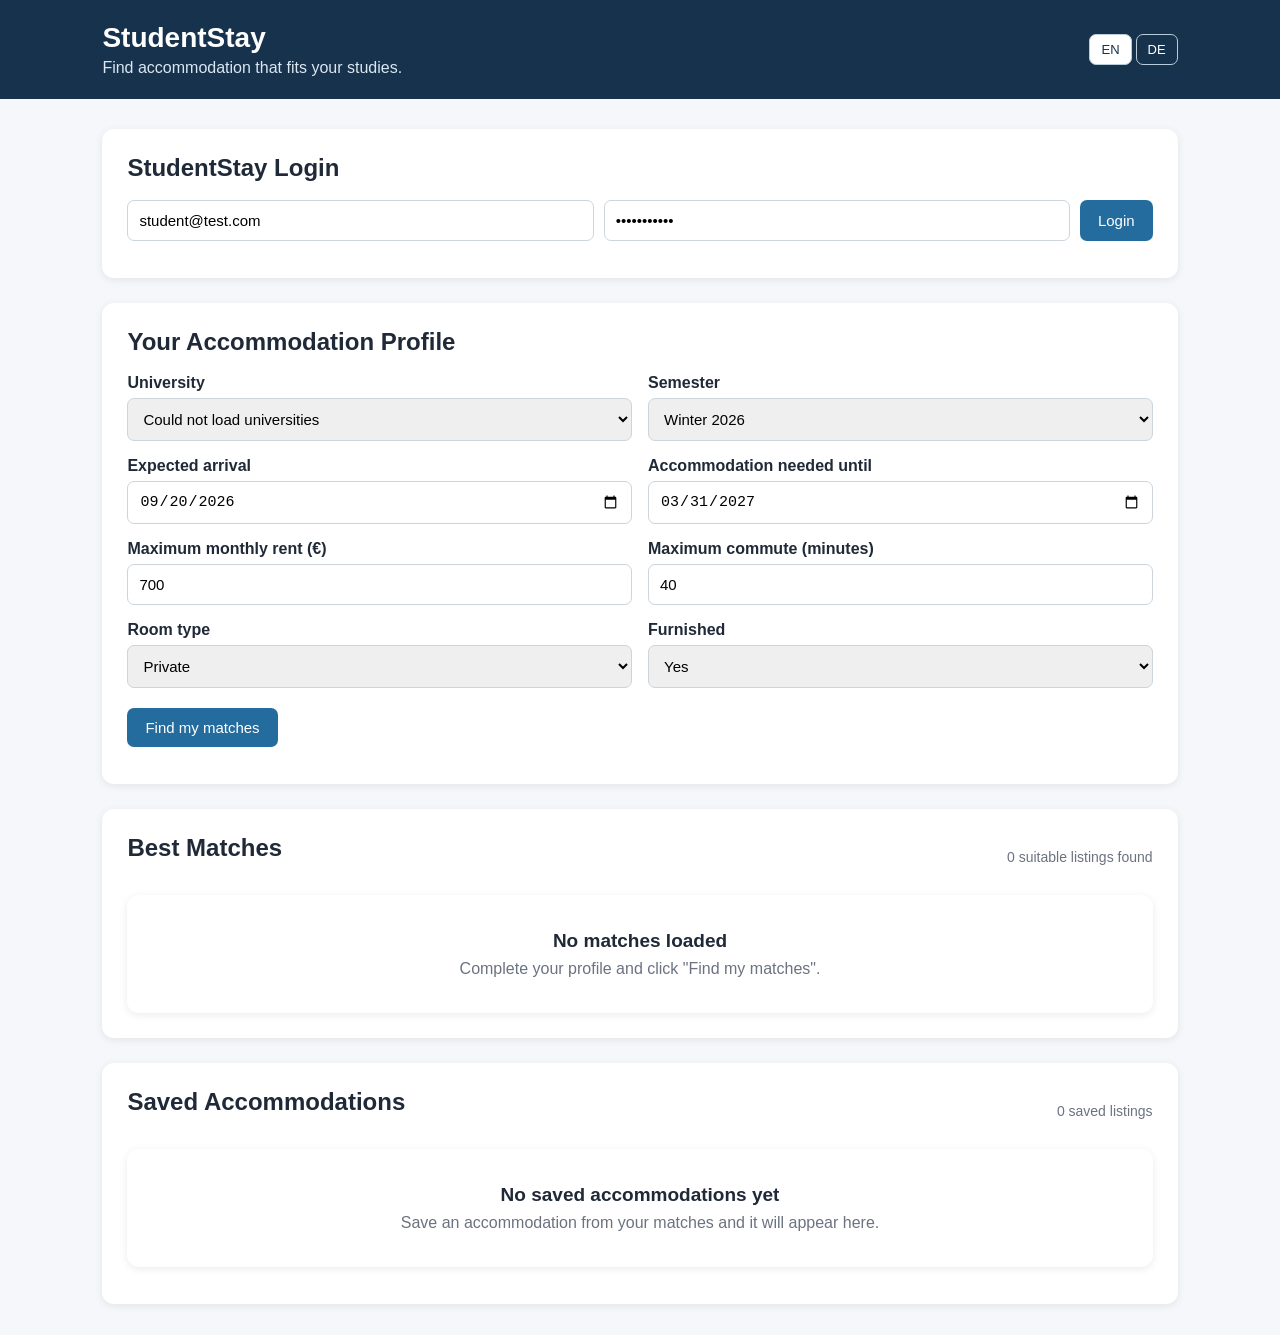
<file: index.html>
<!DOCTYPE html>
<html lang="en">
<head>
<meta charset="UTF-8">
<meta name="viewport" content="width=device-width, initial-scale=1.0">
<title>StudentStay</title>
<style>
*{box-sizing:border-box;margin:0;padding:0}
body{font-family:Arial,sans-serif;background:#f5f7fa;color:#1f2937}
header{background:#17324d;color:#fff;padding:22px 8%}
.header-row{display:flex;justify-content:space-between;align-items:center;gap:20px}
header h1{font-size:28px}
header p{margin-top:5px;color:#dbe7f1}
.language-switch{display:flex;gap:4px}
.language-button{margin:0;padding:7px 11px;background:transparent;border:1px solid #b9ccdc;color:#fff;font-size:13px}
.language-button:hover{background:#31516b}
.language-button.active{background:#fff;color:#17324d}
.container{width:84%;max-width:1200px;margin:30px auto}
.panel,.card{background:#fff;border-radius:12px;box-shadow:0 2px 8px rgba(0,0,0,.08)}
.panel{padding:25px;margin-bottom:25px}
h2{margin-bottom:18px}
.login-form{display:flex;gap:10px}
input,select{width:100%;padding:11px;border:1px solid #ccd4dc;border-radius:7px;font-size:15px}
button{border:0;border-radius:7px;padding:11px 18px;background:#246b9e;color:#fff;cursor:pointer;font-size:15px}
button:hover{background:#1c557d}
button:disabled{opacity:.7;cursor:default}
.form-grid{display:grid;grid-template-columns:repeat(2,1fr);gap:16px}
label{display:block;font-weight:bold;margin-bottom:6px}
.profile>button{margin-top:20px}
.section-header,.card-top{display:flex;justify-content:space-between;gap:12px;align-items:center}
.section-header{margin-bottom:15px}
.section-header span{color:#6b7280;font-size:14px}
.cards{display:grid;grid-template-columns:repeat(2,1fr);gap:20px}
#savedListings{display:grid;grid-template-columns:1fr;gap:10px}
.card{padding:20px}
.card h3{font-size:19px}
.match,.saved-badge{background:#e6f5ea;color:#23733b;padding:6px 10px;border-radius:20px;font-weight:bold;white-space:nowrap}
.price{font-size:21px;font-weight:bold;margin:15px 0 10px}
.details{line-height:1.8;color:#4b5563}
.status{display:inline-block;margin-top:10px;padding:5px 9px;border-radius:6px;font-size:13px;font-weight:bold}
.available{background:#e7f6ec;color:#26733b}
.reasons{margin-top:14px;padding:12px;background:#f7f9fb;border-radius:8px}
.reasons h4{margin-bottom:7px}
.reasons li{list-style:none;margin:5px 0;font-size:14px}
.actions{display:flex;gap:10px;margin-top:15px}
.actions button{flex:1}
.secondary{background:#e8edf2;color:#243447}
.secondary:hover{background:#dce3e9}
.danger{background:#b84040}
.danger:hover{background:#983434}
.saved-button{background:#3a8f55}.saved-card{background:#fff;border:1px solid #e1e6eb;border-radius:10px;padding:15px}.saved-top{display:flex;justify-content:space-between;gap:15px;align-items:flex-start}.saved-card h3{font-size:17px;margin-bottom:7px}.saved-details{margin:0;color:#4b5563;font-size:14px}.saved-city{margin-top:6px;color:#6b7280;font-size:14px}.saved-actions{display:flex;gap:10px;margin-top:12px}.saved-actions button{flex:1}.saved-badge{font-size:13px}
.message{margin-top:12px;font-weight:bold}
.success-message{color:#26733b}
.error-message{color:#a12f2f}
.empty{grid-column:1/-1;text-align:center;padding:35px}
.empty p{margin-top:8px;color:#6b7280}
@media(max-width:800px){
 .container{width:92%}
 .form-grid,.cards{grid-template-columns:1fr}
 .login-form{flex-direction:column}
 .card-top{flex-direction:column;align-items:flex-start}
}
</style>
</head>
<body>

<header>
<div class="header-row">
<div>
<h1>StudentStay</h1>
<p id="tagline">Find accommodation that fits your studies.</p>
</div>
<div class="language-switch">
<button id="enButton" class="language-button active" onclick="setLanguage('en')">EN</button>
<button id="deButton" class="language-button" onclick="setLanguage('de')">DE</button>
</div>
</div>
</header>

<main class="container">

<section class="panel">
<h2 id="loginTitle">StudentStay Login</h2>
<div class="login-form">
<input id="loginEmail" type="email" placeholder="Email" value="student@test.com">
<input id="loginPassword" type="password" placeholder="Password" value="password123">
<button id="loginButton" onclick="login()">Login</button>
</div>
<p id="loginMessage" class="message"></p>
</section>

<section class="panel profile">
<h2 id="profileTitle">Your Accommodation Profile</h2>
<div class="form-grid">
<div>
<label id="universityLabel" for="university">University</label>
<select id="university"><option value="">Loading universities...</option></select>
</div>
<div>
<label id="semesterLabel" for="semester">Semester</label>
<select id="semester">
<option value="Winter 2026">Winter 2026</option>
<option value="Summer 2027">Summer 2027</option>
</select>
</div>
<div>
<label id="arrivalLabel" for="arrival">Expected arrival</label>
<input id="arrival" type="date" value="2026-09-20">
</div>
<div>
<label id="endLabel" for="end">Accommodation needed until</label>
<input id="end" type="date" value="2027-03-31">
</div>
<div>
<label id="budgetLabel" for="budget">Maximum monthly rent (€)</label>
<input id="budget" type="number" value="700" min="1">
</div>
<div>
<label id="commuteLabel" for="commute">Maximum commute (minutes)</label>
<input id="commute" type="number" value="40" min="1">
</div>
<div>
<label id="roomLabel" for="room">Room type</label>
<select id="room">
<option value="private">Private</option>
<option value="shared">Shared</option>
</select>
</div>
<div>
<label id="furnishedLabel" for="furnished">Furnished</label>
<select id="furnished">
<option value="true">Yes</option>
<option value="false">No</option>
</select>
</div>
</div>
<button id="findButton" onclick="showMatches()">Find my matches</button>
<p id="profileMessage" class="message"></p>
</section>

<section class="panel">
<div class="section-header">
<h2 id="matchesTitle">Best Matches</h2>
<span id="matchCount">No matches loaded</span>
</div>
<div id="matches" class="cards">
<div class="card empty"><h3>No matches loaded</h3><p>Complete your profile and click "Find my matches".</p></div>
</div>
</section>

<section class="panel">
<div class="section-header">
<h2 id="savedTitle">Saved Accommodations</h2>
<span id="savedCount">No saved listings</span>
</div>
<div id="savedListings" class="cards">
<div class="card empty"><h3>No saved accommodations yet</h3><p>Save an accommodation from your matches and it will appear here.</p></div>
</div>
<p id="savedMessage" class="message"></p>
</section>

</main>

<script>
const API="http://127.0.0.1:5000/api";
const PROFILE_KEY="studentstay_profile";
let loggedInUser=null;
let savedListings=[];

const $=id=>document.getElementById(id);

function escapeHtml(value){
    return String(value??"")
        .replaceAll("&","&amp;")
        .replaceAll("<","&lt;")
        .replaceAll(">","&gt;")
        .replaceAll('"',"&quot;")
        .replaceAll("'","&#039;");
}

function message(id,text,type=""){
    $(id).textContent=text;
    $(id).className="message "+type;
    $(id).removeAttribute("data-translation-key");
}

function getStoredUser(){
    try{return JSON.parse(localStorage.getItem("studentstay_user"))}
    catch{return null}
}

function getProfile(){
    return {
        university:$("university").value,
        semester:$("semester").value,
        arrival:$("arrival").value,
        end:$("end").value,
        budget:$("budget").value,
        commute:$("commute").value,
        room:$("room").value,
        furnished:$("furnished").value
    };
}

function saveProfile(){
    localStorage.setItem(PROFILE_KEY,JSON.stringify(getProfile()));
}

function restoreProfile(){
    try{
        const p=JSON.parse(localStorage.getItem(PROFILE_KEY));
        if(!p)return;
        ["university","semester","arrival","end","budget","commute","room","furnished"]
            .forEach(id=>{if(p[id]!==undefined)$(id).value=p[id]});
    }catch(error){console.error("Could not restore profile:",error)}
}


const translations={
en:{
tagline:"Find accommodation that fits your studies.",
loginTitle:"StudentStay Login",loginButton:"Login",emailPlaceholder:"Email",passwordPlaceholder:"Password",
profileTitle:"Your Accommodation Profile",university:"University",semester:"Semester",
arrival:"Expected arrival",end:"Accommodation needed until",
budget:"Maximum monthly rent (€)",commute:"Maximum commute (minutes)",
room:"Room type",furnished:"Furnished",find:"Find my matches",
best:"Best Matches",saved:"Saved Accommodations",
noMatches:"No matches loaded",completeProfile:'Complete your profile and click "Find my matches".',
noSuitable:"No suitable matches found",tryLimits:"Try increasing your rent or commute limit.",
noSaved:"No saved accommodations yet",saveHint:"Save an accommodation from your matches and it will appear here.",
why:"Why it matches",available:"Available",savedBadge:"Saved ✓",save:"Save",apply:"Apply",remove:"Remove",
yes:"Yes",no:"No",private:"Private",shared:"Shared",furnishedWord:"Furnished",unfurnished:"Unfurnished",
commuteUnavailable:"Commute not available",savedOne:"saved listing",savedMany:"saved listings",
matchOne:"suitable listing found",matchMany:"suitable listings found",
updated:"Matches updated.",saving:"Saving accommodation...",savedMsg:"Accommodation saved.",
removing:"Removing accommodation...",removed:"Accommodation removed.",
application:"Application submitted.",loggingIn:"Logging in...",loginFailed:"Login failed.",
loginAs:"Logged in as",connect:"Could not connect to StudentStay backend.",
selectUniversity:"Select your university",chooseUniversity:"Please select your university.",loadingUniversities:"Loading universities...",
universitiesError:"Could not load universities",profileSaveFailed:"Could not save your profile.",matchesLoadFailed:"Could not load matches.",saveFailed:"Could not save this accommodation.",removeFailed:"Could not remove this accommodation.",applicationFailed:"Unable to submit application. The accommodation may not be available or you may have already applied."
},
de:{
tagline:"Finde eine Unterkunft, die zu deinem Studium passt.",
loginTitle:"StudentStay Anmeldung",loginButton:"Anmelden",emailPlaceholder:"E-Mail",passwordPlaceholder:"Passwort",
profileTitle:"Dein Unterkunftsprofil",university:"Universität / Hochschule",semester:"Semester",
arrival:"Voraussichtliche Ankunft",end:"Unterkunft benötigt bis",
budget:"Maximale Monatsmiete (€)",commute:"Maximale Pendelzeit (Minuten)",
room:"Zimmertyp",furnished:"Möbliert",find:"Passende Unterkünfte finden",
best:"Passende Unterkünfte",saved:"Gespeicherte Unterkünfte",
noMatches:"Noch keine Treffer geladen",completeProfile:"Fülle dein Profil aus und klicke auf „Passende Unterkünfte finden“.",
noSuitable:"Keine passenden Unterkünfte gefunden",tryLimits:"Versuche, dein Miet- oder Pendellimit zu erhöhen.",
noSaved:"Noch keine Unterkünfte gespeichert",saveHint:"Speichere eine Unterkunft aus deinen Treffern, damit sie hier erscheint.",
why:"Warum es passt",available:"Verfügbar",savedBadge:"Gespeichert ✓",save:"Speichern",apply:"Anfragen",remove:"Entfernen",
yes:"Ja",no:"Nein",private:"Privat",shared:"Geteilt",furnishedWord:"Möbliert",unfurnished:"Unmöbliert",
commuteUnavailable:"Keine Pendelzeit verfügbar",savedOne:"gespeicherte Unterkunft",savedMany:"gespeicherte Unterkünfte",
matchOne:"passende Unterkunft gefunden",matchMany:"passende Unterkünfte gefunden",
updated:"Treffer aktualisiert.",saving:"Unterkunft wird gespeichert...",savedMsg:"Unterkunft gespeichert.",
removing:"Unterkunft wird entfernt...",removed:"Unterkunft entfernt.",
application:"Anfrage wurde gesendet.",loggingIn:"Anmeldung läuft...",loginFailed:"Anmeldung fehlgeschlagen.",
loginAs:"Angemeldet als",connect:"Verbindung zum StudentStay-Backend nicht möglich.",
selectUniversity:"Universität / Hochschule auswählen",chooseUniversity:"Bitte wähle deine Universität / Hochschule.",loadingUniversities:"Universitäten werden geladen...",
universitiesError:"Universitäten konnten nicht geladen werden",profileSaveFailed:"Dein Profil konnte nicht gespeichert werden.",matchesLoadFailed:"Unterkünfte konnten nicht geladen werden.",saveFailed:"Diese Unterkunft konnte nicht gespeichert werden.",removeFailed:"Diese Unterkunft konnte nicht entfernt werden.",applicationFailed:"Anfrage konnte nicht gesendet werden. Die Unterkunft ist möglicherweise nicht mehr verfügbar oder du hast dich bereits beworben."
}
};

let currentLanguage=localStorage.getItem("studentstay_language")||"en";
function t(key){return translations[currentLanguage][key]||translations.en[key]||key;}

// User-facing API errors are translated in the frontend so backend English messages do not leak into German UI.

function translateReason(reason){
if(currentLanguage==="en")return reason;
let m=reason.match(/^(.+), furnished room as requested$/i);
if(m)return `${m[1]}, möbliertes Zimmer wie gewünscht`;
m=reason.match(/^Matches your (.+) room requirement$/i);
if(m)return `Entspricht deinem Wunsch nach einem ${m[1]}en Zimmer`;
if(reason==="Furnished accommodation")return "Möblierte Unterkunft";
m=reason.match(/^€(\d+) below your €(\d+) maximum rent$/);
if(m)return `€${m[1]} unter deiner maximalen Miete von €${m[2]}`;
m=reason.match(/^(\d+)-minute commute within your (\d+)-minute limit$/);
if(m)return `${m[1]} Minuten Pendelzeit innerhalb deines Limits von ${m[2]} Minuten`;
if(reason==="Available for your required dates")return "Für deinen gewünschten Zeitraum verfügbar";
if(reason==="Available by your arrival date")return "Bis zu deinem Ankunftsdatum verfügbar";
if(reason==="Available until your required date")return "Bis zu deinem gewünschten Enddatum verfügbar";
return reason;
}

function setLanguage(language){
currentLanguage=language;
localStorage.setItem("studentstay_language",language);
document.documentElement.lang=language;
$("tagline").textContent=t("tagline");
$("loginTitle").textContent=t("loginTitle");
$("loginButton").textContent=t("loginButton");
$("profileTitle").textContent=t("profileTitle");
$("universityLabel").textContent=t("university");
$("semesterLabel").textContent=t("semester");
$("arrivalLabel").textContent=t("arrival");
$("endLabel").textContent=t("end");
$("budgetLabel").textContent=t("budget");
$("commuteLabel").textContent=t("commute");
$("roomLabel").textContent=t("room");
$("furnishedLabel").textContent=t("furnished");
$("findButton").textContent=t("find");
$("matchesTitle").textContent=t("best");
$("savedTitle").textContent=t("saved");
$("enButton").classList.toggle("active",language==="en");
$("deButton").classList.toggle("active",language==="de");
$("loginEmail").placeholder=t("emailPlaceholder");
$("loginPassword").placeholder=t("passwordPlaceholder");
$("room").options[0].textContent=t("private");
$("room").options[1].textContent=t("shared");
$("furnished").options[0].textContent=t("yes");
$("furnished").options[1].textContent=t("no");
$("semester").options[0].textContent =
    language === "de" ? "Wintersemester 2026" : "Winter 2026";

$("semester").options[1].textContent =
    language === "de" ? "Sommersemester 2027" : "Summer 2027";
const universitySelect = $("university");

if (universitySelect.options.length > 0 && !universitySelect.options[0].value) {
    universitySelect.options[0].textContent = t("selectUniversity");
}
const profileMessage = $("profileMessage");
    const profileMessageKey = profileMessage.dataset.translationKey;
    if (profileMessageKey) {
        profileMessage.textContent = t(profileMessageKey);
    }
    displayMatches(lastMatches);
displaySaved();
if (loggedInUser) {
    message("loginMessage", `${t("loginAs")} ${loggedInUser.name}`, "success-message");
}
}
let lastMatches=[];

async function login(){
    const email=$("loginEmail").value.trim();
    const password=$("loginPassword").value;

    if(!email||!password){
        message("loginMessage",currentLanguage==="de"?"Bitte E-Mail und Passwort eingeben.":"Please enter your email and password.","error-message");
        return;
    }

    message("loginMessage",t("loggingIn"));

    try{
        const response=await fetch(`${API}/login`,{
            method:"POST",
            credentials:"include",
            headers:{"Content-Type":"application/json"},
            body:JSON.stringify({email,password})
        });
        const data=await response.json();

        if(!response.ok){
            loggedInUser=null;
            localStorage.removeItem("studentstay_user");
            message("loginMessage",t("loginFailed"),"error-message");
            return;
        }

        loggedInUser=data.user;
        localStorage.setItem("studentstay_user",JSON.stringify(data.user));
        message("loginMessage",`${t("loginAs")} ${data.user.name}`,"success-message");
        await loadSaved();
        await loadExistingMatches();
    }catch(error){
        console.error(error);
        message("loginMessage",t("connect"),"error-message");
    }
}

async function loadUniversities(){
    const select=$("university");

    try{
        const response=await fetch(`${API}/universities`);
        const data=await response.json();

        if(!response.ok)throw new Error(data.error||"Could not load universities.");

        select.innerHTML=`<option value="">${t("selectUniversity")}</option>`;

        data.universities.forEach(u=>{
            const option=document.createElement("option");
            option.value=u.name;
            option.textContent=`${u.name} — ${u.city}`;
            option.dataset.id=u.id;
            option.dataset.city=u.city;
            option.dataset.latitude=u.latitude;
            option.dataset.longitude=u.longitude;
            select.appendChild(option);
        });

        restoreProfile();
    }catch(error){
        console.error("University loading error:",error);
        select.innerHTML=`<option value="">${t("universitiesError")}</option>`;
    }
}

async function showMatches(){
    saveProfile();

    if(!$("university").value){
        message("profileMessage",t("chooseUniversity"),"error-message");
        $("profileMessage").dataset.translationKey = "chooseUniversity";
        return;
    }

    message("profileMessage",currentLanguage==="de"?"Profil wird gespeichert und Treffer werden gesucht...":"Saving profile and finding matches...");

    const profile={
        university:$("university").value,
        arrival_date:$("arrival").value,
        required_until:$("end").value,
        max_rent:Number($("budget").value),
        max_upfront_budget:2000,
        room_type:$("room").value,
        furnished:$("furnished").value==="true",
        max_commute_minutes:Number($("commute").value)
    };

    try{
        const profileResponse=await fetch(`${API}/student-profile`,{
            method:"POST",
            credentials:"include",
            headers:{"Content-Type":"application/json"},
            body:JSON.stringify(profile)
        });
        const profileData=await profileResponse.json();

        if(!profileResponse.ok){
            message("profileMessage",t("profileSaveFailed"),"error-message");
            return;
        }

        const response=await fetch(`${API}/matches`,{credentials:"include"});
        const data=await response.json();

        if(!response.ok){
            message("profileMessage",t("matchesLoadFailed"),"error-message");
            return;
        }

        displayMatches(data.matches||[]);
        message("profileMessage",t("updated"),"success-message");
        displayMatches(data.matches||[]);
        message("profileMessage",t("updated"),"success-message");
        await loadSaved();
        $("profileMessage").dataset.translationKey = "updated";
        await loadSaved();
    }catch(error){
        console.error(error);
        message("profileMessage",t("connect"),"error-message");
    }
}

function displayMatches(matches){
lastMatches=matches||[];
const container=$("matches");
$("matchCount").textContent=`${lastMatches.length} ${lastMatches.length===1?t("matchOne"):t("matchMany")}`;
container.innerHTML="";
if(!lastMatches.length){
container.innerHTML=`<div class="card empty"><h3>${t("noMatches")}</h3><p>${t("completeProfile")}</p></div>`;
return;
}
lastMatches.forEach(listing=>{
const score=Number.isFinite(Number(listing.match_score))?Number(listing.match_score):0;
const reasons=(listing.match_reasons||[]).map(r=>`<li>✓ ${escapeHtml(translateReason(r))}</li>`).join("");
const saved=isSaved(listing.id);
const furnished=listing.furnished?t("furnishedWord"):t("unfurnished");
const commute=listing.commute_minutes!=null?`${listing.commute_minutes} ${currentLanguage==="de"?"Minuten Pendelzeit":"minutes commute"}`:t("commuteUnavailable");
const card=document.createElement("article");
card.className="card";
card.innerHTML=`
<div class="card-top"><h3>${escapeHtml(listing.title)}</h3><span class="match">${score}% match</span></div>
<p class="price">€${Number(listing.monthly_rent).toFixed(0)} / ${currentLanguage==="de"?"Monat":"month"}</p>
<div class="details">
🛏 ${escapeHtml(currentLanguage==="de" ? (String(listing.room_type).toLowerCase()==="private" ? "Privat" : String(listing.room_type).toLowerCase()==="shared" ? "Geteilt" : listing.room_type) : listing.room_type)} ${currentLanguage==="de"?"Zimmer":"room"}<br>
🪑 ${furnished}<br>
🚆 ${escapeHtml(commute)}<br>
📅 ${currentLanguage==="de"?"Verfügbar ab":"Available from"} ${escapeHtml(listing.available_from)}<br>
📍 ${escapeHtml(listing.city||listing.address)}
</div>
<span class="status available">${t("available")}</span>
<div class="reasons"><h4>${t("why")}</h4><ul>${reasons}</ul></div>
<div class="actions">
${saved?`<button class="saved-button" disabled>${t("savedBadge")}</button>`:`<button onclick="saveAccommodation(${listing.id})">${t("save")}</button>`}
<button class="secondary" onclick="applyAccommodation(${listing.id})">${t("apply")}</button>
</div>`;
container.appendChild(card);
});
}

async function loadSaved(){
try{
const response=await fetch(`${API}/saved`,{credentials:"include"});
if(!response.ok)return;
const data=await response.json();
savedListings=data.accommodations||[];
displaySaved();
}catch(error){console.error("Could not load saved listings:",error)}
}

function displaySaved(){
const container=$("savedListings");
$("savedCount").textContent=`${savedListings.length} ${savedListings.length===1?t("savedOne"):t("savedMany")}`;
container.innerHTML="";
if(!savedListings.length){
container.innerHTML=`<div class="card empty"><h3>${t("noSaved")}</h3><p>${t("saveHint")}</p></div>`;
return;
}
savedListings.forEach(listing=>{
const card=document.createElement("article");
card.className="saved-card";
card.innerHTML=`
<div class="saved-top"><div>
<h3>${escapeHtml(listing.title)}</h3>
<p class="saved-details">€${Number(listing.monthly_rent).toFixed(0)} / ${currentLanguage==="de"?"Monat":"month"} • ${escapeHtml(listing.room_type.toLowerCase())} • ${listing.furnished?t("furnishedWord"):t("unfurnished")} • ${listing.commute_minutes!=null?listing.commute_minutes+(currentLanguage==="de"?" Min.":" min"):t("commuteUnavailable")}</p>
<p class="saved-city">📍 ${escapeHtml(listing.city||listing.address)}</p>
</div><span class="saved-badge">${t("savedBadge")}</span></div>
<div class="saved-actions"><button class="danger" onclick="removeSaved(${listing.id})">${t("remove")}</button><button class="secondary" onclick="applyAccommodation(${listing.id})">${t("apply")}</button></div>`;
container.appendChild(card);
});
}

function isSaved(id){
    return savedListings.some(listing=>Number(listing.id)===Number(id));
}

async function saveAccommodation(id){
    message("savedMessage",t("saving"));
    try{
        const response=await fetch(`${API}/saved/${id}`,{
            method:"POST",
            credentials:"include"
        });
        const data=await response.json();

        if(!response.ok){
            message("savedMessage",t("saveFailed"),"error-message");
            return;
        }

        message("savedMessage",t("savedMsg"),"success-message");
        await loadSaved();
    }catch(error){
        console.error(error);
        message("savedMessage",t("connect"),"error-message");
    }
}

async function removeSaved(id){
    message("savedMessage",t("removing"));
    try{
        const response=await fetch(`${API}/saved/${id}`,{
            method:"DELETE",
            credentials:"include"
        });
        const data=await response.json();

        if(!response.ok){
            message("savedMessage",t("removeFailed"),"error-message");
            return;
        }

        message("savedMessage",t("removed"),"success-message");
        await loadSaved();
        await loadExistingMatches();
    }catch(error){
        console.error(error);
        message("savedMessage",t("connect"),"error-message");
    }
}

async function applyAccommodation(id){
    try{
        const response=await fetch(`${API}/applications/${id}`,{
            method:"POST",
            credentials:"include"
        });
        const data=await response.json();

        if(!response.ok){
            alert(t("applicationFailed"));
            return;
        }

        alert(t("application"));
    }catch(error){
        console.error(error);
        alert(t("connect"));
    }
}

async function loadExistingMatches(){
    try{
        const response=await fetch(`${API}/matches`,{credentials:"include"});
        if(!response.ok)return;
        const data=await response.json();
        if(data.matches?.length)displayMatches(data.matches);
    }catch(error){
        console.log("No existing matches.");
    }
}

window.addEventListener("DOMContentLoaded",async()=>{
    loggedInUser=getStoredUser();
    setLanguage(currentLanguage);
    await loadUniversities();

    if(!localStorage.getItem(PROFILE_KEY))saveProfile();

    ["university","semester","arrival","end","budget","commute","room","furnished"]
        .forEach(id=>{
            $(id).addEventListener("change",saveProfile);
            $(id).addEventListener("input",saveProfile);
        });

    if(loggedInUser){
        await loadSaved();
        await loadExistingMatches();
    }
});
</script>
</body>
</html>
</file>
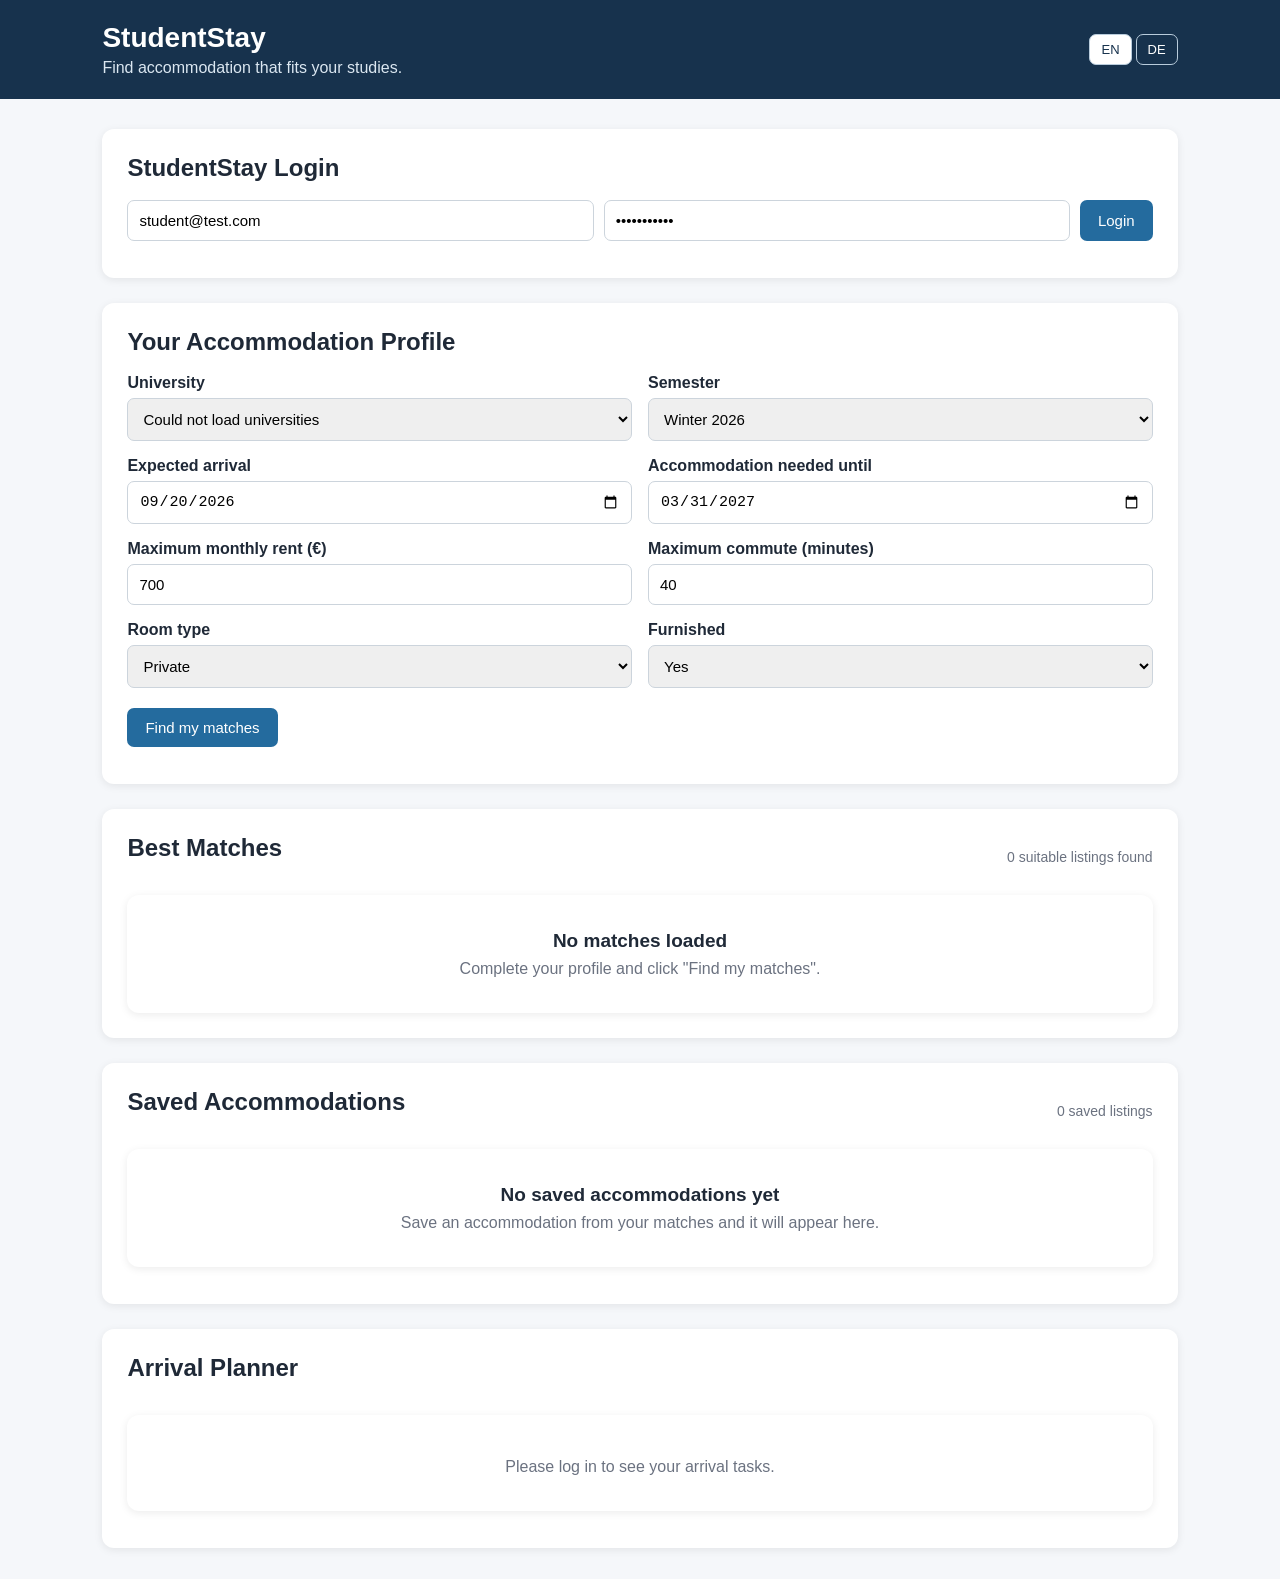
<file: index_arrival_planner.html>
<!DOCTYPE html>
<html lang="en">
<head>
<meta charset="UTF-8">
<meta name="viewport" content="width=device-width, initial-scale=1.0">
<title>StudentStay</title>
<style>
*{box-sizing:border-box;margin:0;padding:0}
body{font-family:Arial,sans-serif;background:#f5f7fa;color:#1f2937}
header{background:#17324d;color:#fff;padding:22px 8%}
.header-row{display:flex;justify-content:space-between;align-items:center;gap:20px}
header h1{font-size:28px}
header p{margin-top:5px;color:#dbe7f1}
.language-switch{display:flex;gap:4px}
.language-button{margin:0;padding:7px 11px;background:transparent;border:1px solid #b9ccdc;color:#fff;font-size:13px}
.language-button:hover{background:#31516b}
.language-button.active{background:#fff;color:#17324d}
.container{width:84%;max-width:1200px;margin:30px auto}
.panel,.card{background:#fff;border-radius:12px;box-shadow:0 2px 8px rgba(0,0,0,.08)}
.panel{padding:25px;margin-bottom:25px}
h2{margin-bottom:18px}
.login-form{display:flex;gap:10px}
input,select{width:100%;padding:11px;border:1px solid #ccd4dc;border-radius:7px;font-size:15px}
button{border:0;border-radius:7px;padding:11px 18px;background:#246b9e;color:#fff;cursor:pointer;font-size:15px}
button:hover{background:#1c557d}
button:disabled{opacity:.7;cursor:default}
.form-grid{display:grid;grid-template-columns:repeat(2,1fr);gap:16px}
label{display:block;font-weight:bold;margin-bottom:6px}
.profile>button{margin-top:20px}
.section-header,.card-top{display:flex;justify-content:space-between;gap:12px;align-items:center}
.section-header{margin-bottom:15px}
.section-header span{color:#6b7280;font-size:14px}
.cards{display:grid;grid-template-columns:repeat(2,1fr);gap:20px}
#savedListings{display:grid;grid-template-columns:1fr;gap:10px}
.card{padding:20px}
.card h3{font-size:19px}
.match,.saved-badge{background:#e6f5ea;color:#23733b;padding:6px 10px;border-radius:20px;font-weight:bold;white-space:nowrap}
.price{font-size:21px;font-weight:bold;margin:15px 0 10px}
.details{line-height:1.8;color:#4b5563}
.status{display:inline-block;margin-top:10px;padding:5px 9px;border-radius:6px;font-size:13px;font-weight:bold}
.available{background:#e7f6ec;color:#26733b}
.reasons{margin-top:14px;padding:12px;background:#f7f9fb;border-radius:8px}
.reasons h4{margin-bottom:7px}
.reasons li{list-style:none;margin:5px 0;font-size:14px}
.actions{display:flex;gap:10px;margin-top:15px}
.actions button{flex:1}
.secondary{background:#e8edf2;color:#243447}
.secondary:hover{background:#dce3e9}
.danger{background:#b84040}
.danger:hover{background:#983434}
.saved-button{background:#3a8f55}.saved-card{background:#fff;border:1px solid #e1e6eb;border-radius:10px;padding:15px}.saved-top{display:flex;justify-content:space-between;gap:15px;align-items:flex-start}.saved-card h3{font-size:17px;margin-bottom:7px}.saved-details{margin:0;color:#4b5563;font-size:14px}.saved-city{margin-top:6px;color:#6b7280;font-size:14px}.saved-actions{display:flex;gap:10px;margin-top:12px}.saved-actions button{flex:1}.saved-badge{font-size:13px}
.arrival-list{display:grid;gap:12px}.arrival-task{display:flex;gap:12px;align-items:flex-start;padding:14px;border:1px solid #e1e6eb;border-radius:9px}.arrival-task input{width:auto;margin-top:4px;transform:scale(1.15)}.arrival-task label{margin:0;flex:1;font-weight:normal}.arrival-task.completed label{text-decoration:line-through;color:#6b7280}.arrival-description{display:block;margin-top:5px;color:#6b7280;font-size:14px;line-height:1.5}.message{margin-top:12px;font-weight:bold}
.success-message{color:#26733b}
.error-message{color:#a12f2f}
.empty{grid-column:1/-1;text-align:center;padding:35px}
.empty p{margin-top:8px;color:#6b7280}
@media(max-width:800px){
 .container{width:92%}
 .form-grid,.cards{grid-template-columns:1fr}
 .login-form{flex-direction:column}
 .card-top{flex-direction:column;align-items:flex-start}
}
</style>
</head>
<body>

<header>
<div class="header-row">
<div>
<h1>StudentStay</h1>
<p id="tagline">Find accommodation that fits your studies.</p>
</div>
<div class="language-switch">
<button id="enButton" class="language-button active" onclick="setLanguage('en')">EN</button>
<button id="deButton" class="language-button" onclick="setLanguage('de')">DE</button>
</div>
</div>
</header>

<main class="container">

<section class="panel">
<h2 id="loginTitle">StudentStay Login</h2>
<div class="login-form">
<input id="loginEmail" type="email" placeholder="Email" value="student@test.com">
<input id="loginPassword" type="password" placeholder="Password" value="password123">
<button id="loginButton" onclick="login()">Login</button>
</div>
<p id="loginMessage" class="message"></p>
</section>

<section class="panel profile">
<h2 id="profileTitle">Your Accommodation Profile</h2>
<div class="form-grid">
<div>
<label id="universityLabel" for="university">University</label>
<select id="university"><option value="">Loading universities...</option></select>
</div>
<div>
<label id="semesterLabel" for="semester">Semester</label>
<select id="semester">
<option value="Winter 2026">Winter 2026</option>
<option value="Summer 2027">Summer 2027</option>
</select>
</div>
<div>
<label id="arrivalLabel" for="arrival">Expected arrival</label>
<input id="arrival" type="date" value="2026-09-20">
</div>
<div>
<label id="endLabel" for="end">Accommodation needed until</label>
<input id="end" type="date" value="2027-03-31">
</div>
<div>
<label id="budgetLabel" for="budget">Maximum monthly rent (€)</label>
<input id="budget" type="number" value="700" min="1">
</div>
<div>
<label id="commuteLabel" for="commute">Maximum commute (minutes)</label>
<input id="commute" type="number" value="40" min="1">
</div>
<div>
<label id="roomLabel" for="room">Room type</label>
<select id="room">
<option value="private">Private</option>
<option value="shared">Shared</option>
</select>
</div>
<div>
<label id="furnishedLabel" for="furnished">Furnished</label>
<select id="furnished">
<option value="true">Yes</option>
<option value="false">No</option>
</select>
</div>
</div>
<button id="findButton" onclick="showMatches()">Find my matches</button>
<p id="profileMessage" class="message"></p>
</section>

<section class="panel">
<div class="section-header">
<h2 id="matchesTitle">Best Matches</h2>
<span id="matchCount">No matches loaded</span>
</div>
<div id="matches" class="cards">
<div class="card empty"><h3>No matches loaded</h3><p>Complete your profile and click "Find my matches".</p></div>
</div>
</section>

<section class="panel">
<div class="section-header">
<h2 id="savedTitle">Saved Accommodations</h2>
<span id="savedCount">No saved listings</span>
</div>
<div id="savedListings" class="cards">
<div class="card empty"><h3>No saved accommodations yet</h3><p>Save an accommodation from your matches and it will appear here.</p></div>
</div>
<p id="savedMessage" class="message"></p>
</section>

<section class="panel">
    <div class="section-header">
        <h2 id="arrivalPlannerTitle">Arrival Planner</h2>
        <span id="arrivalProgress"></span>
    </div>
    <div id="arrivalTasks" class="arrival-list">
        <div class="card empty"><p id="arrivalLoading">Loading arrival tasks...</p></div>
    </div>
    <p id="arrivalMessage" class="message"></p>
</section>

</main>

<script>
const API="http://127.0.0.1:5000/api";
const PROFILE_KEY="studentstay_profile";
let loggedInUser=null;
let savedListings=[];
let arrivalTasks=[];

const $=id=>document.getElementById(id);

function escapeHtml(value){
    return String(value??"")
        .replaceAll("&","&amp;")
        .replaceAll("<","&lt;")
        .replaceAll(">","&gt;")
        .replaceAll('"',"&quot;")
        .replaceAll("'","&#039;");
}

function message(id,text,type=""){
    $(id).textContent=text;
    $(id).className="message "+type;
    $(id).removeAttribute("data-translation-key");
}

function getStoredUser(){
    try{return JSON.parse(localStorage.getItem("studentstay_user"))}
    catch{return null}
}

function getProfile(){
    return {
        university:$("university").value,
        semester:$("semester").value,
        arrival:$("arrival").value,
        end:$("end").value,
        budget:$("budget").value,
        commute:$("commute").value,
        room:$("room").value,
        furnished:$("furnished").value
    };
}

function saveProfile(){
    localStorage.setItem(PROFILE_KEY,JSON.stringify(getProfile()));
}

function restoreProfile(){
    try{
        const p=JSON.parse(localStorage.getItem(PROFILE_KEY));
        if(!p)return;
        ["university","semester","arrival","end","budget","commute","room","furnished"]
            .forEach(id=>{if(p[id]!==undefined)$(id).value=p[id]});
    }catch(error){console.error("Could not restore profile:",error)}
}


const translations={
en:{
tagline:"Find accommodation that fits your studies.",
loginTitle:"StudentStay Login",loginButton:"Login",emailPlaceholder:"Email",passwordPlaceholder:"Password",
profileTitle:"Your Accommodation Profile",university:"University",semester:"Semester",
arrival:"Expected arrival",end:"Accommodation needed until",
budget:"Maximum monthly rent (€)",commute:"Maximum commute (minutes)",
room:"Room type",furnished:"Furnished",find:"Find my matches",
best:"Best Matches",saved:"Saved Accommodations",
noMatches:"No matches loaded",completeProfile:'Complete your profile and click "Find my matches".',
noSuitable:"No suitable matches found",tryLimits:"Try increasing your rent or commute limit.",
noSaved:"No saved accommodations yet",saveHint:"Save an accommodation from your matches and it will appear here.",
why:"Why it matches",available:"Available",savedBadge:"Saved ✓",save:"Save",apply:"Apply",remove:"Remove",
yes:"Yes",no:"No",private:"Private",shared:"Shared",furnishedWord:"Furnished",unfurnished:"Unfurnished",
commuteUnavailable:"Commute not available",savedOne:"saved listing",savedMany:"saved listings",
matchOne:"suitable listing found",matchMany:"suitable listings found",
updated:"Matches updated.",saving:"Saving accommodation...",savedMsg:"Accommodation saved.",
removing:"Removing accommodation...",removed:"Accommodation removed.",
application:"Application submitted.",loggingIn:"Logging in...",loginFailed:"Login failed.",
loginAs:"Logged in as",connect:"Could not connect to StudentStay backend.",
selectUniversity:"Select your university",chooseUniversity:"Please select your university.",loadingUniversities:"Loading universities...",
universitiesError:"Could not load universities",profileSaveFailed:"Could not save your profile.",matchesLoadFailed:"Could not load matches.",saveFailed:"Could not save this accommodation.",removeFailed:"Could not remove this accommodation.",applicationFailed:"Unable to submit application. The accommodation may not be available or you may have already applied.",arrivalPlanner:"Arrival Planner",arrivalLoading:"Loading arrival tasks...",arrivalLoadFailed:"Could not load arrival tasks.",arrivalUpdateFailed:"Could not update this task.",arrivalProgress:"completed"
},
de:{
tagline:"Finde eine Unterkunft, die zu deinem Studium passt.",
loginTitle:"StudentStay Anmeldung",loginButton:"Anmelden",emailPlaceholder:"E-Mail",passwordPlaceholder:"Passwort",
profileTitle:"Dein Unterkunftsprofil",university:"Universität / Hochschule",semester:"Semester",
arrival:"Voraussichtliche Ankunft",end:"Unterkunft benötigt bis",
budget:"Maximale Monatsmiete (€)",commute:"Maximale Pendelzeit (Minuten)",
room:"Zimmertyp",furnished:"Möbliert",find:"Passende Unterkünfte finden",
best:"Passende Unterkünfte",saved:"Gespeicherte Unterkünfte",
noMatches:"Noch keine Treffer geladen",completeProfile:"Fülle dein Profil aus und klicke auf „Passende Unterkünfte finden“.",
noSuitable:"Keine passenden Unterkünfte gefunden",tryLimits:"Versuche, dein Miet- oder Pendellimit zu erhöhen.",
noSaved:"Noch keine Unterkünfte gespeichert",saveHint:"Speichere eine Unterkunft aus deinen Treffern, damit sie hier erscheint.",
why:"Warum es passt",available:"Verfügbar",savedBadge:"Gespeichert ✓",save:"Speichern",apply:"Anfragen",remove:"Entfernen",
yes:"Ja",no:"Nein",private:"Privat",shared:"Geteilt",furnishedWord:"Möbliert",unfurnished:"Unmöbliert",
commuteUnavailable:"Keine Pendelzeit verfügbar",savedOne:"gespeicherte Unterkunft",savedMany:"gespeicherte Unterkünfte",
matchOne:"passende Unterkunft gefunden",matchMany:"passende Unterkünfte gefunden",
updated:"Treffer aktualisiert.",saving:"Unterkunft wird gespeichert...",savedMsg:"Unterkunft gespeichert.",
removing:"Unterkunft wird entfernt...",removed:"Unterkunft entfernt.",
application:"Anfrage wurde gesendet.",loggingIn:"Anmeldung läuft...",loginFailed:"Anmeldung fehlgeschlagen.",
loginAs:"Angemeldet als",connect:"Verbindung zum StudentStay-Backend nicht möglich.",
selectUniversity:"Universität / Hochschule auswählen",chooseUniversity:"Bitte wähle deine Universität / Hochschule.",loadingUniversities:"Universitäten werden geladen...",
universitiesError:"Universitäten konnten nicht geladen werden",profileSaveFailed:"Dein Profil konnte nicht gespeichert werden.",matchesLoadFailed:"Unterkünfte konnten nicht geladen werden.",saveFailed:"Diese Unterkunft konnte nicht gespeichert werden.",removeFailed:"Diese Unterkunft konnte nicht entfernt werden.",applicationFailed:"Anfrage konnte nicht gesendet werden. Die Unterkunft ist möglicherweise nicht mehr verfügbar oder du hast dich bereits beworben.",arrivalPlanner:"Ankunftsplaner",arrivalLoading:"Ankunftsaufgaben werden geladen...",arrivalLoadFailed:"Ankunftsaufgaben konnten nicht geladen werden.",arrivalUpdateFailed:"Diese Aufgabe konnte nicht aktualisiert werden.",arrivalProgress:"erledigt"
}
};

let currentLanguage=localStorage.getItem("studentstay_language")||"en";
function t(key){return translations[currentLanguage][key]||translations.en[key]||key;}

// User-facing API errors are translated in the frontend so backend English messages do not leak into German UI.

function translateReason(reason){
if(currentLanguage==="en")return reason;
let m=reason.match(/^(.+), furnished room as requested$/i);
if(m)return `${m[1]}, möbliertes Zimmer wie gewünscht`;
m=reason.match(/^Matches your (.+) room requirement$/i);
if(m)return `Entspricht deinem Wunsch nach einem ${m[1]}en Zimmer`;
if(reason==="Furnished accommodation")return "Möblierte Unterkunft";
m=reason.match(/^€(\d+) below your €(\d+) maximum rent$/);
if(m)return `€${m[1]} unter deiner maximalen Miete von €${m[2]}`;
m=reason.match(/^(\d+)-minute commute within your (\d+)-minute limit$/);
if(m)return `${m[1]} Minuten Pendelzeit innerhalb deines Limits von ${m[2]} Minuten`;
if(reason==="Available for your required dates")return "Für deinen gewünschten Zeitraum verfügbar";
if(reason==="Available by your arrival date")return "Bis zu deinem Ankunftsdatum verfügbar";
if(reason==="Available until your required date")return "Bis zu deinem gewünschten Enddatum verfügbar";
return reason;
}

function setLanguage(language){
currentLanguage=language;
localStorage.setItem("studentstay_language",language);
document.documentElement.lang=language;
$("tagline").textContent=t("tagline");
$("loginTitle").textContent=t("loginTitle");
$("loginButton").textContent=t("loginButton");
$("profileTitle").textContent=t("profileTitle");
$("universityLabel").textContent=t("university");
$("semesterLabel").textContent=t("semester");
$("arrivalLabel").textContent=t("arrival");
$("endLabel").textContent=t("end");
$("budgetLabel").textContent=t("budget");
$("commuteLabel").textContent=t("commute");
$("roomLabel").textContent=t("room");
$("furnishedLabel").textContent=t("furnished");
$("findButton").textContent=t("find");
$("matchesTitle").textContent=t("best");
$("savedTitle").textContent=t("saved");
$("arrivalPlannerTitle").textContent=t("arrivalPlanner");
if($("arrivalLoading"))$("arrivalLoading").textContent=t("arrivalLoading");
displayArrivalTasks();
$("enButton").classList.toggle("active",language==="en");
$("deButton").classList.toggle("active",language==="de");
$("loginEmail").placeholder=t("emailPlaceholder");
$("loginPassword").placeholder=t("passwordPlaceholder");
$("room").options[0].textContent=t("private");
$("room").options[1].textContent=t("shared");
$("furnished").options[0].textContent=t("yes");
$("furnished").options[1].textContent=t("no");
$("semester").options[0].textContent =
    language === "de" ? "Wintersemester 2026" : "Winter 2026";

$("semester").options[1].textContent =
    language === "de" ? "Sommersemester 2027" : "Summer 2027";
const universitySelect = $("university");

if (universitySelect.options.length > 0 && !universitySelect.options[0].value) {
    universitySelect.options[0].textContent = t("selectUniversity");
}
const profileMessage = $("profileMessage");
    const profileMessageKey = profileMessage.dataset.translationKey;
    if (profileMessageKey) {
        profileMessage.textContent = t(profileMessageKey);
    }
    displayMatches(lastMatches);
displaySaved();
if (loggedInUser) {
    message("loginMessage", `${t("loginAs")} ${loggedInUser.name}`, "success-message");
}
}
let lastMatches=[];

async function login(){
    const email=$("loginEmail").value.trim();
    const password=$("loginPassword").value;

    if(!email||!password){
        message("loginMessage",currentLanguage==="de"?"Bitte E-Mail und Passwort eingeben.":"Please enter your email and password.","error-message");
        return;
    }

    message("loginMessage",t("loggingIn"));

    try{
        const response=await fetch(`${API}/login`,{
            method:"POST",
            credentials:"include",
            headers:{"Content-Type":"application/json"},
            body:JSON.stringify({email,password})
        });
        const data=await response.json();

        if(!response.ok){
            loggedInUser=null;
            localStorage.removeItem("studentstay_user");
            message("loginMessage",t("loginFailed"),"error-message");
            return;
        }

        loggedInUser=data.user;
        localStorage.setItem("studentstay_user",JSON.stringify(data.user));
        message("loginMessage",`${t("loginAs")} ${data.user.name}`,"success-message");
        await loadSaved();
        await loadExistingMatches();
        await loadArrivalTasks();
    }catch(error){
        console.error(error);
        message("loginMessage",t("connect"),"error-message");
    }
}

async function loadUniversities(){
    const select=$("university");

    try{
        const response=await fetch(`${API}/universities`);
        const data=await response.json();

        if(!response.ok)throw new Error(data.error||"Could not load universities.");

        select.innerHTML=`<option value="">${t("selectUniversity")}</option>`;

        data.universities.forEach(u=>{
            const option=document.createElement("option");
            option.value=u.name;
            option.textContent=`${u.name} — ${u.city}`;
            option.dataset.id=u.id;
            option.dataset.city=u.city;
            option.dataset.latitude=u.latitude;
            option.dataset.longitude=u.longitude;
            select.appendChild(option);
        });

        restoreProfile();
    }catch(error){
        console.error("University loading error:",error);
        select.innerHTML=`<option value="">${t("universitiesError")}</option>`;
    }
}

async function showMatches(){
    saveProfile();

    if(!$("university").value){
        message("profileMessage",t("chooseUniversity"),"error-message");
        $("profileMessage").dataset.translationKey = "chooseUniversity";
        return;
    }

    message("profileMessage",currentLanguage==="de"?"Profil wird gespeichert und Treffer werden gesucht...":"Saving profile and finding matches...");

    const profile={
        university:$("university").value,
        arrival_date:$("arrival").value,
        required_until:$("end").value,
        max_rent:Number($("budget").value),
        max_upfront_budget:2000,
        room_type:$("room").value,
        furnished:$("furnished").value==="true",
        max_commute_minutes:Number($("commute").value)
    };

    try{
        const profileResponse=await fetch(`${API}/student-profile`,{
            method:"POST",
            credentials:"include",
            headers:{"Content-Type":"application/json"},
            body:JSON.stringify(profile)
        });
        const profileData=await profileResponse.json();

        if(!profileResponse.ok){
            message("profileMessage",t("profileSaveFailed"),"error-message");
            return;
        }

        const response=await fetch(`${API}/matches`,{credentials:"include"});
        const data=await response.json();

        if(!response.ok){
            message("profileMessage",t("matchesLoadFailed"),"error-message");
            return;
        }

        displayMatches(data.matches||[]);
        message("profileMessage",t("updated"),"success-message");
        displayMatches(data.matches||[]);
        message("profileMessage",t("updated"),"success-message");
        await loadSaved();
        $("profileMessage").dataset.translationKey = "updated";
        await loadSaved();
    }catch(error){
        console.error(error);
        message("profileMessage",t("connect"),"error-message");
    }
}

function displayMatches(matches){
lastMatches=matches||[];
const container=$("matches");
$("matchCount").textContent=`${lastMatches.length} ${lastMatches.length===1?t("matchOne"):t("matchMany")}`;
container.innerHTML="";
if(!lastMatches.length){
container.innerHTML=`<div class="card empty"><h3>${t("noMatches")}</h3><p>${t("completeProfile")}</p></div>`;
return;
}
lastMatches.forEach(listing=>{
const score=Number.isFinite(Number(listing.match_score))?Number(listing.match_score):0;
const reasons=(listing.match_reasons||[]).map(r=>`<li>✓ ${escapeHtml(translateReason(r))}</li>`).join("");
const saved=isSaved(listing.id);
const furnished=listing.furnished?t("furnishedWord"):t("unfurnished");
const commute=listing.commute_minutes!=null?`${listing.commute_minutes} ${currentLanguage==="de"?"Minuten Pendelzeit":"minutes commute"}`:t("commuteUnavailable");
const card=document.createElement("article");
card.className="card";
card.innerHTML=`
<div class="card-top"><h3>${escapeHtml(listing.title)}</h3><span class="match">${score}% match</span></div>
<p class="price">€${Number(listing.monthly_rent).toFixed(0)} / ${currentLanguage==="de"?"Monat":"month"}</p>
<div class="details">
🛏 ${escapeHtml(currentLanguage==="de" ? (String(listing.room_type).toLowerCase()==="private" ? "Privat" : String(listing.room_type).toLowerCase()==="shared" ? "Geteilt" : listing.room_type) : listing.room_type)} ${currentLanguage==="de"?"Zimmer":"room"}<br>
🪑 ${furnished}<br>
🚆 ${escapeHtml(commute)}<br>
📅 ${currentLanguage==="de"?"Verfügbar ab":"Available from"} ${escapeHtml(listing.available_from)}<br>
📍 ${escapeHtml(listing.city||listing.address)}
</div>
<span class="status available">${t("available")}</span>
<div class="reasons"><h4>${t("why")}</h4><ul>${reasons}</ul></div>
<div class="actions">
${saved?`<button class="saved-button" disabled>${t("savedBadge")}</button>`:`<button onclick="saveAccommodation(${listing.id})">${t("save")}</button>`}
<button class="secondary" onclick="applyAccommodation(${listing.id})">${t("apply")}</button>
</div>`;
container.appendChild(card);
});
}

async function loadSaved(){
try{
const response=await fetch(`${API}/saved`,{credentials:"include"});
if(!response.ok)return;
const data=await response.json();
savedListings=data.accommodations||[];
displaySaved();
}catch(error){console.error("Could not load saved listings:",error)}
}

function displaySaved(){
const container=$("savedListings");
$("savedCount").textContent=`${savedListings.length} ${savedListings.length===1?t("savedOne"):t("savedMany")}`;
container.innerHTML="";
if(!savedListings.length){
container.innerHTML=`<div class="card empty"><h3>${t("noSaved")}</h3><p>${t("saveHint")}</p></div>`;
return;
}
savedListings.forEach(listing=>{
const card=document.createElement("article");
card.className="saved-card";
card.innerHTML=`
<div class="saved-top"><div>
<h3>${escapeHtml(listing.title)}</h3>
<p class="saved-details">€${Number(listing.monthly_rent).toFixed(0)} / ${currentLanguage==="de"?"Monat":"month"} • ${escapeHtml(listing.room_type.toLowerCase())} • ${listing.furnished?t("furnishedWord"):t("unfurnished")} • ${listing.commute_minutes!=null?listing.commute_minutes+(currentLanguage==="de"?" Min.":" min"):t("commuteUnavailable")}</p>
<p class="saved-city">📍 ${escapeHtml(listing.city||listing.address)}</p>
</div><span class="saved-badge">${t("savedBadge")}</span></div>
<div class="saved-actions"><button class="danger" onclick="removeSaved(${listing.id})">${t("remove")}</button><button class="secondary" onclick="applyAccommodation(${listing.id})">${t("apply")}</button></div>`;
container.appendChild(card);
});
}

function translateArrivalTask(task){
    const originalName=String(task.task_name||"");
    const originalDescription=String(task.description||"");

    if(currentLanguage!=="de"){
        return {name:originalName,description:originalDescription};
    }

    // Match by the task subject rather than exact backend wording.
    // This also handles small wording differences in database records.
    const key=originalName.trim().toLowerCase();

    if(key.includes("accommodation")){
        return {
            name:"Unterkunft bestätigt",
            description:"Bestätige deine Unterkunft und bewahre die Buchungs- oder Vertragsunterlagen gut auf."
        };
    }
    if(key.includes("university")){
        return {
            name:"Immatrikulation an der Universität",
            description:"Erledige die erforderlichen Schritte zur Einschreibung an deiner Universität."
        };
    }
    if(key.includes("registration")){
        return {
            name:"Behördliche Anmeldung",
            description:"Erledige nach deiner Ankunft die erforderlichen Schritte zur Anmeldung bei der zuständigen Behörde."
        };
    }
    if(key.includes("bank")){
        return {
            name:"Bankkonto",
            description:"Eröffne bei Bedarf ein passendes Bankkonto für dein Studium oder deine Unterkunft."
        };
    }
    if(key.includes("health") || key.includes("insurance")){
        return {
            name:"Krankenversicherung",
            description:"Stelle sicher, dass dein erforderlicher Krankenversicherungsschutz geregelt ist."
        };
    }

    return {name:originalName,description:originalDescription};
}
function displayArrivalTasks(){
    const container=$("arrivalTasks");
    if(!container)return;
    if(!loggedInUser){
        container.innerHTML=`<div class="card empty"><p>${currentLanguage==="de"?"Bitte anmelden, um deine Ankunftsaufgaben zu sehen.":"Please log in to see your arrival tasks."}</p></div>`;
        $("arrivalProgress").textContent="";
        return;
    }
    if(!arrivalTasks.length){
        container.innerHTML=`<div class="card empty"><p>${t("arrivalLoading")}</p></div>`;
        $("arrivalProgress").textContent="";
        return;
    }
    const completedCount=arrivalTasks.filter(task=>Number(task.completed)===1 || task.completed===true).length;
    $("arrivalProgress").textContent=`${completedCount}/${arrivalTasks.length} ${t("arrivalProgress")}`;
    container.innerHTML=arrivalTasks.map(task=>{
        const completed=Number(task.completed)===1 || task.completed===true;
        const translated=translateArrivalTask(task);
        return `<div class="arrival-task ${completed?"completed":""}">
            <input type="checkbox" id="arrival-task-${Number(task.id)}" ${completed?"checked":""}
                onchange="updateArrivalTask(${Number(task.id)},this.checked)">
            <label for="arrival-task-${Number(task.id)}">
                <strong>${escapeHtml(translated.name)}</strong>
                <span class="arrival-description">${escapeHtml(translated.description)}</span>
            </label>
        </div>`;
    }).join("");
}

async function loadArrivalTasks(){
    if(!loggedInUser)return;
    try{
        const response=await fetch(`${API}/arrival-tasks`,{credentials:"include"});
        const data=await response.json();
        if(!response.ok)throw new Error(data.error||"Could not load arrival tasks.");
        arrivalTasks=data.tasks||[];
        message("arrivalMessage","");
        displayArrivalTasks();
    }catch(error){
        console.error("Could not load arrival tasks:",error);
        message("arrivalMessage",t("arrivalLoadFailed"),"error-message");
    }
}

async function updateArrivalTask(taskId,completed){
    const task=arrivalTasks.find(item=>Number(item.id)===Number(taskId));
    if(!task)return;

    const checkbox=$(`arrival-task-${Number(taskId)}`);
    const taskRow=checkbox?.closest(".arrival-task");

    try{
        const response=await fetch(`${API}/arrival-tasks/${taskId}`,{
            method:"PATCH",
            credentials:"include",
            headers:{"Content-Type":"application/json"},
            body:JSON.stringify({completed})
        });
        const data=await response.json();
        if(!response.ok)throw new Error(data.error||"Could not update arrival task.");

        // Update only the selected row. Do not rebuild the task list,
        // which can move the page and cause visible flicker.
        task.completed=completed?1:0;

        if(taskRow){
            taskRow.classList.toggle("completed",completed);
        }

        const completedCount=arrivalTasks.filter(
            item=>Number(item.completed)===1 || item.completed===true
        ).length;

        $("arrivalProgress").textContent=
            `${completedCount}/${arrivalTasks.length} ${t("arrivalProgress")}`;

        message("arrivalMessage","");
    }catch(error){
        console.error("Could not update arrival task:",error);

        // Restore the checkbox to the last confirmed state.
        if(checkbox){
            checkbox.checked=Number(task.completed)===1 || task.completed===true;
        }

        message("arrivalMessage",t("arrivalUpdateFailed"),"error-message");
    }
}

function isSaved(id){
    return savedListings.some(listing=>Number(listing.id)===Number(id));
}

async function saveAccommodation(id){
    message("savedMessage",t("saving"));
    try{
        const response=await fetch(`${API}/saved/${id}`,{
            method:"POST",
            credentials:"include"
        });
        const data=await response.json();

        if(!response.ok){
            message("savedMessage",t("saveFailed"),"error-message");
            return;
        }

        message("savedMessage",t("savedMsg"),"success-message");
        await loadSaved();
    }catch(error){
        console.error(error);
        message("savedMessage",t("connect"),"error-message");
    }
}

async function removeSaved(id){
    message("savedMessage",t("removing"));
    try{
        const response=await fetch(`${API}/saved/${id}`,{
            method:"DELETE",
            credentials:"include"
        });
        const data=await response.json();

        if(!response.ok){
            message("savedMessage",t("removeFailed"),"error-message");
            return;
        }

        message("savedMessage",t("removed"),"success-message");
        await loadSaved();
        await loadExistingMatches();
    }catch(error){
        console.error(error);
        message("savedMessage",t("connect"),"error-message");
    }
}

async function applyAccommodation(id){
    try{
        const response=await fetch(`${API}/applications/${id}`,{
            method:"POST",
            credentials:"include"
        });
        const data=await response.json();

        if(!response.ok){
            alert(t("applicationFailed"));
            return;
        }

        alert(t("application"));
    }catch(error){
        console.error(error);
        alert(t("connect"));
    }
}

async function loadExistingMatches(){
    try{
        const response=await fetch(`${API}/matches`,{credentials:"include"});
        if(!response.ok)return;
        const data=await response.json();
        if(data.matches?.length)displayMatches(data.matches);
    }catch(error){
        console.log("No existing matches.");
    }
}

window.addEventListener("DOMContentLoaded",async()=>{
    loggedInUser=getStoredUser();
    setLanguage(currentLanguage);
    await loadUniversities();

    if(!localStorage.getItem(PROFILE_KEY))saveProfile();

    ["university","semester","arrival","end","budget","commute","room","furnished"]
        .forEach(id=>{
            $(id).addEventListener("change",saveProfile);
            $(id).addEventListener("input",saveProfile);
        });

    if(loggedInUser){
        await loadSaved();
        await loadExistingMatches();
        await loadArrivalTasks();
    } else {
        displayArrivalTasks();
    }
});
</script>
</body>
</html>
</file>
